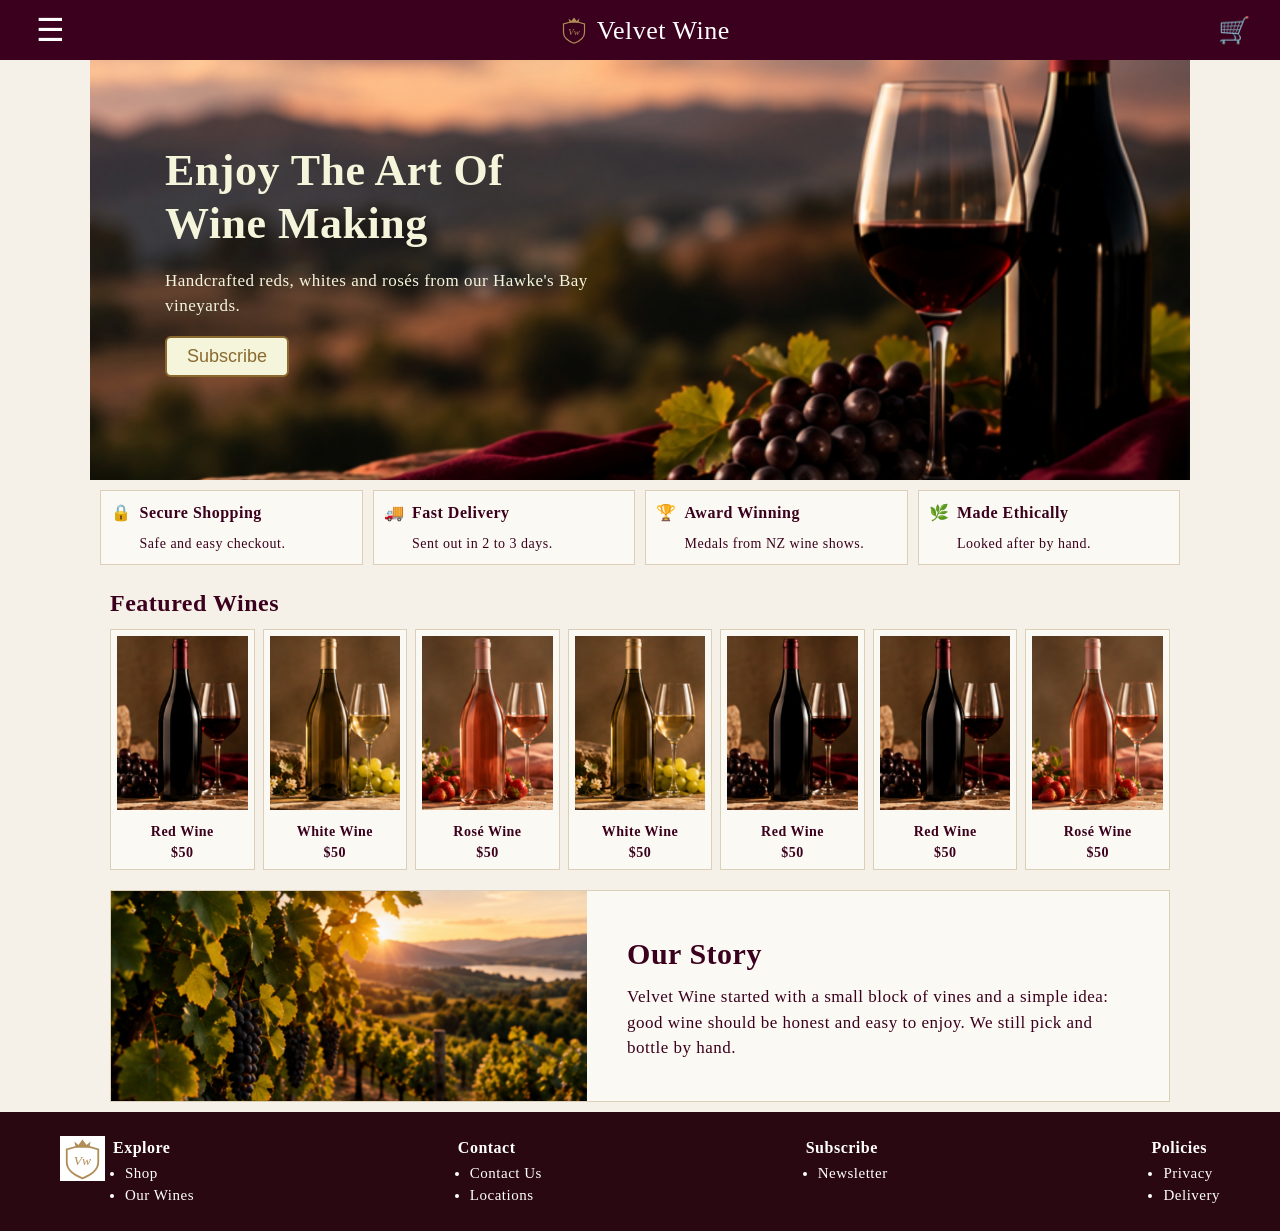
<file: index.html>
<!DOCTYPE html>
<html lang="en">
<head>
    <meta charset="UTF-8">
    <meta name="viewport" content="width=device-width, initial-scale=1.0">
    <title>Velvet Wine Home</title>
    <link rel="stylesheet" href="css/styles.css">
</head>
<body>
<header>
    <nav>
        <!-- Sandwich icon button  -->
        <button type="button" id="openBtn" class="menu-btn" title="Open menu">☰</button>
        <!-- Slideer menu -->
        <div class="menu" id="menu">
            <!-- Close button -->
            <button type="button" id="closeBtn" class="close-btn" title="Close menu">×</button>
            <div class="menu-items">
                <img src="images/logo.svg" alt="Velvet Wine logo" width="80" height="80">
                <ul>
                    <li><a href="index.html">Home</a></li>
                    <li><a href="shop.html">Shop</a></li>
                    <li><a href="ourWines.html">Our Wines</a></li>
                    <li><a href="aboutUs.html">About Us</a></li>
                    <li><a href="contact.html">Contact</a></li>
                    <li><a href="locations.html">Locations</a></li>
                </ul>
            </div>
        </div>
    </nav>
    <a href="index.html" class="brand"><img src="images/logo.svg" alt="" width="30" height="30">Velvet Wine</a>
    <!-- Cart icon -->
    <div class="cart">🛒</div>
</header>
<main>
    <!-- Hero Section -->
    <div class="hero">
        <div class="heroText">
            <h1>Enjoy The Art Of Wine Making</h1>
            <p>Handcrafted reds, whites and rosés from our Hawke's Bay vineyards.</p>
            <button type="button" class="subBtn">Subscribe</button>
        </div>
    </div>
    <!-- Four small info boxes for large screens  -->
    <div class="perks">
        <div class="perk"><div>🔒</div><div><h2>Secure Shopping</h2><p>Safe and easy checkout.</p></div></div>
        <div class="perk"><div>🚚</div><div><h2>Fast Delivery</h2><p>Sent out in 2 to 3 days.</p></div></div>
        <div class="perk"><div>🏆</div><div><h2>Award Winning</h2><p>Medals from NZ wine shows.</p></div></div>
        <div class="perk"><div>🌿</div><div><h2>Made Ethically</h2><p>Looked after by hand.</p></div></div>
    </div>
    <!-- Featured wines Section-->
    <div class="featured">
        <div class="featuredTop">
            <h2>Featured Wines</h2>
            <button type="button" id="seeBtn" class="seeBtn">See All</button>
        </div>
        <div class="wineRow" id="wineRow">
            <div class="wineCard">
                <img src="images/redWine.png" alt="Red Wine bottle" width="300" height="400">
                <h3>Red Wine</h3>
                <p>$50</p>
            </div>
            <div class="wineCard">
                <img src="images/whiteWine.png" alt="White Wine bottle" width="300" height="400">
                <h3>White Wine</h3>
                <p>$50</p>
            </div>
            <div class="wineCard">
                <img src="images/rose.png" alt="Rosé Wine bottle" width="300" height="400">
                <h3>Rosé Wine</h3>
                <p>$50</p>
            </div>
            <div class="wineCard extra">
                <img src="images/whiteWine.png" alt="White Wine bottle" width="300" height="400">
                <h3>White Wine</h3>
                <p>$50</p>
            </div>
            <div class="wineCard extra">
                <img src="images/redWine.png" alt="Red Wine bottle" width="300" height="400">
                <h3>Red Wine</h3>
                <p>$50</p>
            </div>
            <div class="wineCard extra">
                <img src="images/redWine.png" alt="Red Wine bottle" width="300" height="400">
                <h3>Red Wine</h3>
                <p>$50</p>
            </div>
            <div class="wineCard extra">
                <img src="images/rose.png" alt="Rosé Wine bottle" width="300" height="400">
                <h3>Rosé Wine</h3>
                <p>$50</p>
            </div>
        </div>
    </div>
    <!-- Our Story Section-->
    <div class="story">
        <img src="images/Story.png" alt="Our vineyard" width="600" height="400">
        <div>
            <h2>Our Story</h2>
            <p>Velvet Wine started with a small block of vines and a simple idea: good wine should be honest and easy to enjoy. We still pick and bottle by hand.</p>
        </div>
    </div>
</main>
<!-- Footer section-->
<footer>
    <div class="footBar">
        <img src="images/logo.svg" alt="Velvet Wine logo" class="footerImg" width="45" height="45">
        <div class="textSection">
            <div class="exploreSection">
                <h2>Explore</h2>
                <ul><li>Shop</li><li>Our Wines</li></ul>
            </div>
            <div class="contactSection">
                <h2>Contact</h2>
                <ul><li>Contact Us</li><li>Locations</li></ul>
            </div>
            <div class="subscribeSection">
                <h2>Subscribe</h2>
                <ul><li>Newsletter</li></ul>
            </div>
            <div class="Policies">
                <h2>Policies</h2>
                <ul><li>Privacy</li><li>Delivery</li></ul>
            </div>
        </div>
    </div>
</footer>
<script src="js/index.js"></script>
</body>
</html>
</file>
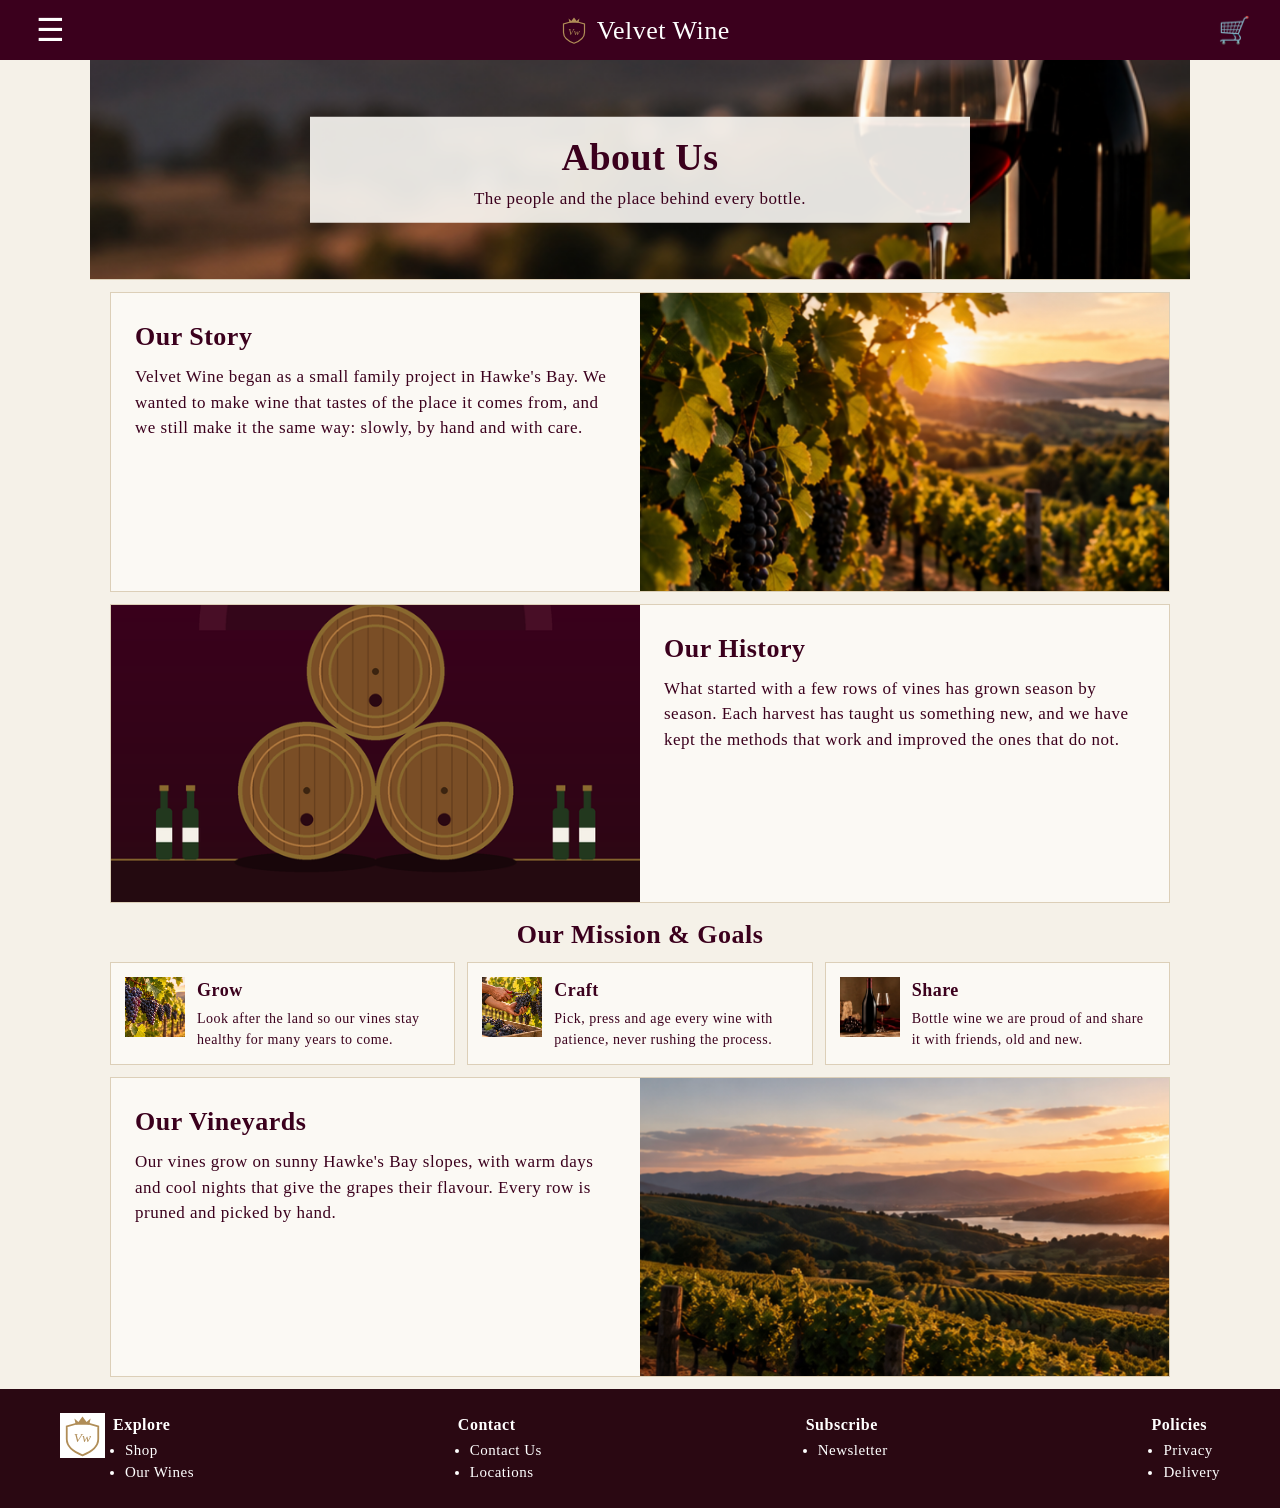
<file: aboutUs.html>
<!DOCTYPE html>
<html lang="en">
<head>
    <meta charset="UTF-8">
    <meta name="viewport" content="width=device-width, initial-scale=1.0">
    <title>Velvet Wine About Us</title>
    <link rel="stylesheet" href="css/styles.css">
</head>
<body>
<header>
    <nav>
        <button type="button" id="openBtn" class="menu-btn" title="Open menu">☰</button>
        <div class="menu" id="menu">
            <button type="button" id="closeBtn" class="close-btn" title="Close menu">×</button>
            <div class="menu-items">
                <img src="images/logo.svg" alt="Velvet Wine logo" width="80" height="80">
                <ul>
                    <li><a href="index.html">Home</a></li>
                    <li><a href="shop.html">Shop</a></li>
                    <li><a href="ourWines.html">Our Wines</a></li>
                    <li><a href="aboutUs.html">About Us</a></li>
                    <li><a href="contact.html">Contact</a></li>
                    <li><a href="locations.html">Locations</a></li>
                </ul>
            </div>
        </div>
    </nav>
    <a href="index.html" class="brand"><img src="images/logo.svg" alt="" width="30" height="30">Velvet Wine</a>
    <div class="cart">🛒</div>
</header>

<main>
    <!-- Banner (same as the Our Wines page) -->
    <div class="winesBanner">
        <img src="images/landingPage.png" alt="Vineyard hills at sunset" width="1000" height="300">
        <div class="bannerText">
            <h1>About Us</h1>
            <p>The people and the place behind every bottle.</p>
        </div>
    </div>

    <!-- Our Story: text left, image right -->
    <div class="aboutRow">
        <div class="aboutText">
            <h2>Our Story</h2>
            <p>Velvet Wine began as a small family project in Hawke's Bay. We wanted to make wine that tastes of the place it comes from, and we still make it the same way: slowly, by hand and with care.</p>
        </div>
        <img src="images/Story.png" alt="Dark grapes on the vine at sunset">
    </div>

    <!-- Our History: image left, text right -->
    <div class="aboutRow">
        <img src="images/wineBarrel.png" alt="Wine barrels in the winery">
        <div class="aboutText">
            <h2>Our History</h2>
            <p>What started with a few rows of vines has grown season by season. Each harvest has taught us something new, and we have kept the methods that work and improved the ones that do not.</p>
        </div>
    </div>

    <!-- Our Mission & Goals: three cards -->
    <div class="mission">
        <h2>Our Mission &amp; Goals</h2>
        <div class="missionRow">
            <div class="missionCard">
                <img src="images/growing.png" alt="A grape vine growing">
                <div>
                    <h3>Grow</h3>
                    <p>Look after the land so our vines stay healthy for many years to come.</p>
                </div>
            </div>
            <div class="missionCard">
                <img src="images/harvesting.png" alt="Hand picked grapes">
                <div>
                    <h3>Craft</h3>
                    <p>Pick, press and age every wine with patience, never rushing the process.</p>
                </div>
            </div>
            <div class="missionCard">
                <img src="images/redWine.png" alt="A bottle of red wine">
                <div>
                    <h3>Share</h3>
                    <p>Bottle wine we are proud of and share it with friends, old and new.</p>
                </div>
            </div>
        </div>
    </div>

    <!-- Our Vineyards: text left, image right -->
    <div class="aboutRow">
        <div class="aboutText">
            <h2>Our Vineyards</h2>
            <p>Our vines grow on sunny Hawke's Bay slopes, with warm days and cool nights that give the grapes their flavour. Every row is pruned and picked by hand.</p>
        </div>
        <img src="images/Vinyard.png" alt="Vineyard rows and hills at sunset">
    </div>
</main>

<footer>
    <div class="footBar">
        <img src="images/logo.svg" alt="Velvet Wine logo" class="footerImg" width="45" height="45">
        <div class="textSection">
            <div class="exploreSection">
                <h2>Explore</h2>
                <ul><li>Shop</li><li>Our Wines</li></ul>
            </div>
            <div class="contactSection">
                <h2>Contact</h2>
                <ul><li>Contact Us</li><li>Locations</li></ul>
            </div>
            <div class="subscribeSection">
                <h2>Subscribe</h2>
                <ul><li>Newsletter</li></ul>
            </div>
            <div class="Policies">
                <h2>Policies</h2>
                <ul><li>Privacy</li><li>Delivery</li></ul>
            </div>
        </div>
    </div>
</footer>
<script src="js/aboutUs.js"></script>
</body>
</html>
</file>
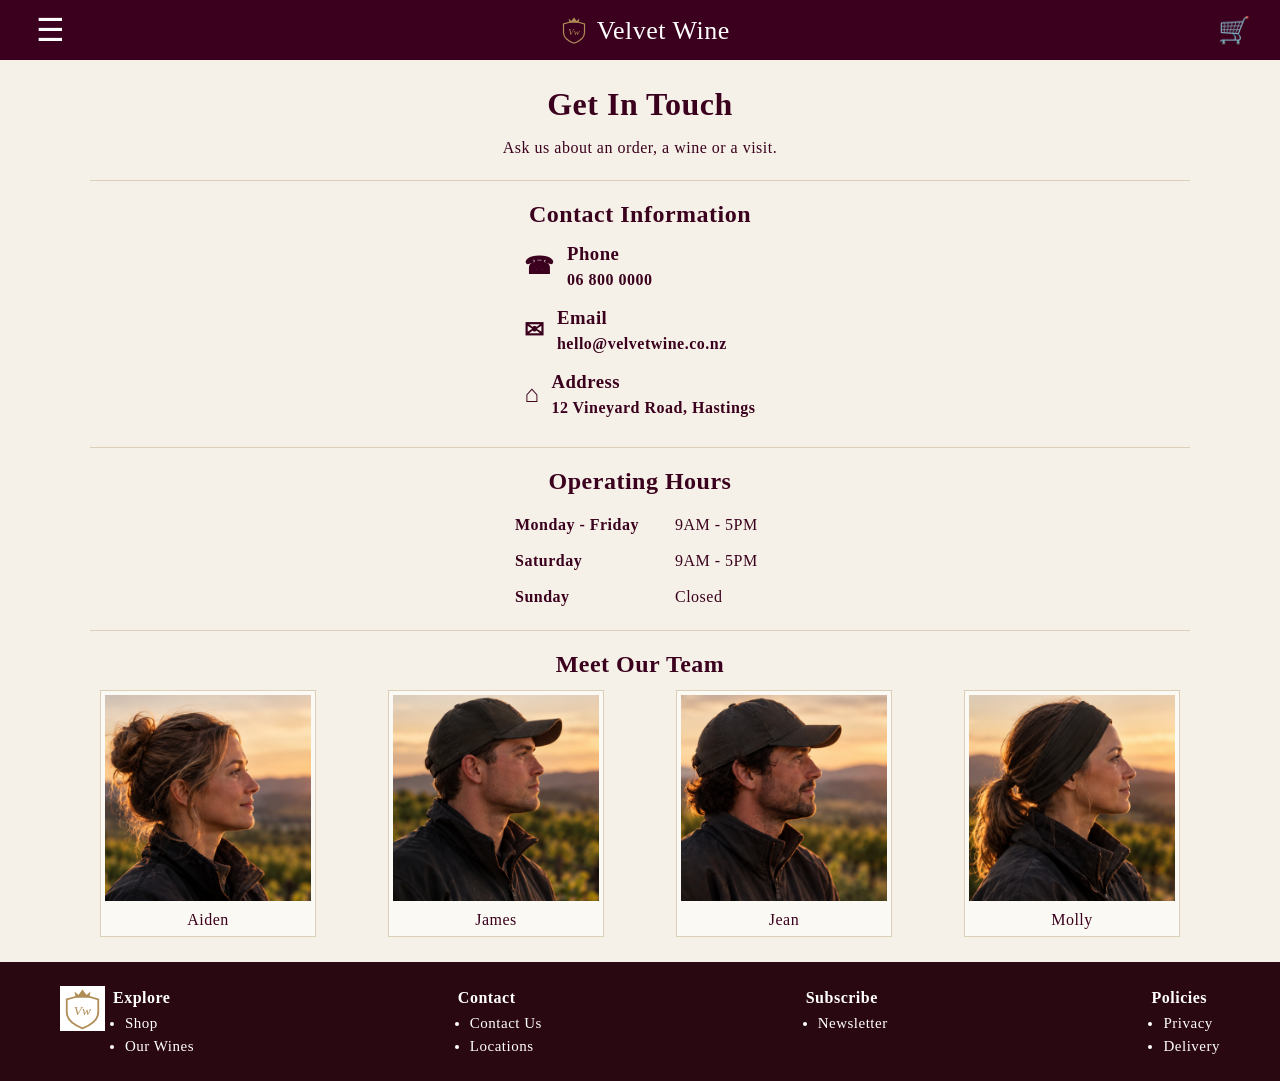
<file: contact.html>
<!DOCTYPE html>
<html lang="en">
<head>
    <meta charset="UTF-8">
    <meta name="viewport" content="width=device-width, initial-scale=1.0">
    <title>Velvet Wine Contact Us</title>
    <link rel="stylesheet" href="css/styles.css">
</head>
<body>
<header>
    <nav>
        <!-- Sandwich icon: Opens Menu -->
        <button type="button" id="openBtn" class="menu-btn" title="Open menu">☰</button>
        <!-- Slide-out menu -->
        <div class="menu" id="menu">
            <!-- Close button -->
            <button type="button" id="closeBtn" class="close-btn" title="Close menu">×</button>
            <div class="menu-items">
                <img src="images/logo.svg" alt="Velvet Wine logo" width="80" height="80">
                <ul>
                    <li><a href="index.html">Home</a></li>
                    <li><a href="shop.html">Shop</a></li>
                    <li><a href="ourWines.html">Our Wines</a></li>
                    <li><a href="aboutUs.html">About Us</a></li>
                    <li><a href="contact.html">Contact</a></li>
                    <li><a href="locations.html">Locations</a></li>
                </ul>
            </div>
        </div>
    </nav>
    <a href="index.html" class="brand"><img src="images/logo.svg" alt="" width="30" height="30">Velvet Wine</a>
    <!-- Cart icon -->
    <div class="cart">🛒</div>
</header>
<main>
    <!-- Title -->
    <div class="pageTitle">
        <h1>Get In Touch</h1>
        <p>Ask us about an order, a wine or a visit.</p>
    </div>
    <!-- Contact information section -->
    <div class="contactInfo">
        <h2>Contact Information</h2>
        <ul>
            <li><div class="icon">☎</div><div><h3>Phone</h3><p>06 800 0000</p></div></li>
            <li><div class="icon">✉</div><div><h3>Email</h3><p>hello@velvetwine.co.nz</p></div></li>
            <li><div class="icon">⌂</div><div><h3>Address</h3><p>12 Vineyard Road, Hastings</p></div></li>
        </ul>
    </div>
    <!-- Opening times section-->
    <div class="hours">
        <h2>Operating Hours</h2>
        <div><strong>Monday - Friday</strong><p>9AM - 5PM</p></div>
        <div><strong>Saturday</strong><p>9AM - 5PM</p></div>
        <div><strong>Sunday</strong><p>Closed</p></div>
    </div>
    <!-- Team section -->
    <div class="team">
        <h2>Meet Our Team</h2>
        <div class="teamRow">
            <div>
                <img src="images/Aiden.png" alt="Aiden, Velvet Wine team member" width="300" height="300">
                <p>Aiden</p>
            </div>
            <div>
                <img src="images/James.png" alt="James, Velvet Wine team member" width="300" height="300">
                <p>James</p>
            </div>
            <div>
                <img src="images/Jean.png" alt="Jean, Velvet Wine team member" width="300" height="300">
                <p>Jean</p>
            </div>
            <div>
                <img src="images/Molly.png" alt="Molly, Velvet Wine team member" width="300" height="300">
                <p>Molly</p>
            </div>
        </div>
    </div>
</main>
<!-- Footer on all pages -->
<footer>
    <div class="footBar">
        <img src="images/logo.svg" alt="Velvet Wine logo" class="footerImg" width="45" height="45">
        <div class="textSection">
            <div class="exploreSection">
                <h2>Explore</h2>
                <ul><li>Shop</li><li>Our Wines</li></ul>
            </div>
            <div class="contactSection">
                <h2>Contact</h2>
                <ul><li>Contact Us</li><li>Locations</li></ul>
            </div>
            <div class="subscribeSection">
                <h2>Subscribe</h2>
                <ul><li>Newsletter</li></ul>
            </div>
            <div class="Policies">
                <h2>Policies</h2>
                <ul><li>Privacy</li><li>Delivery</li></ul>
            </div>
        </div>
    </div>
</footer>
<script src="js/contact.js"></script>
</body>
</html>
</file>
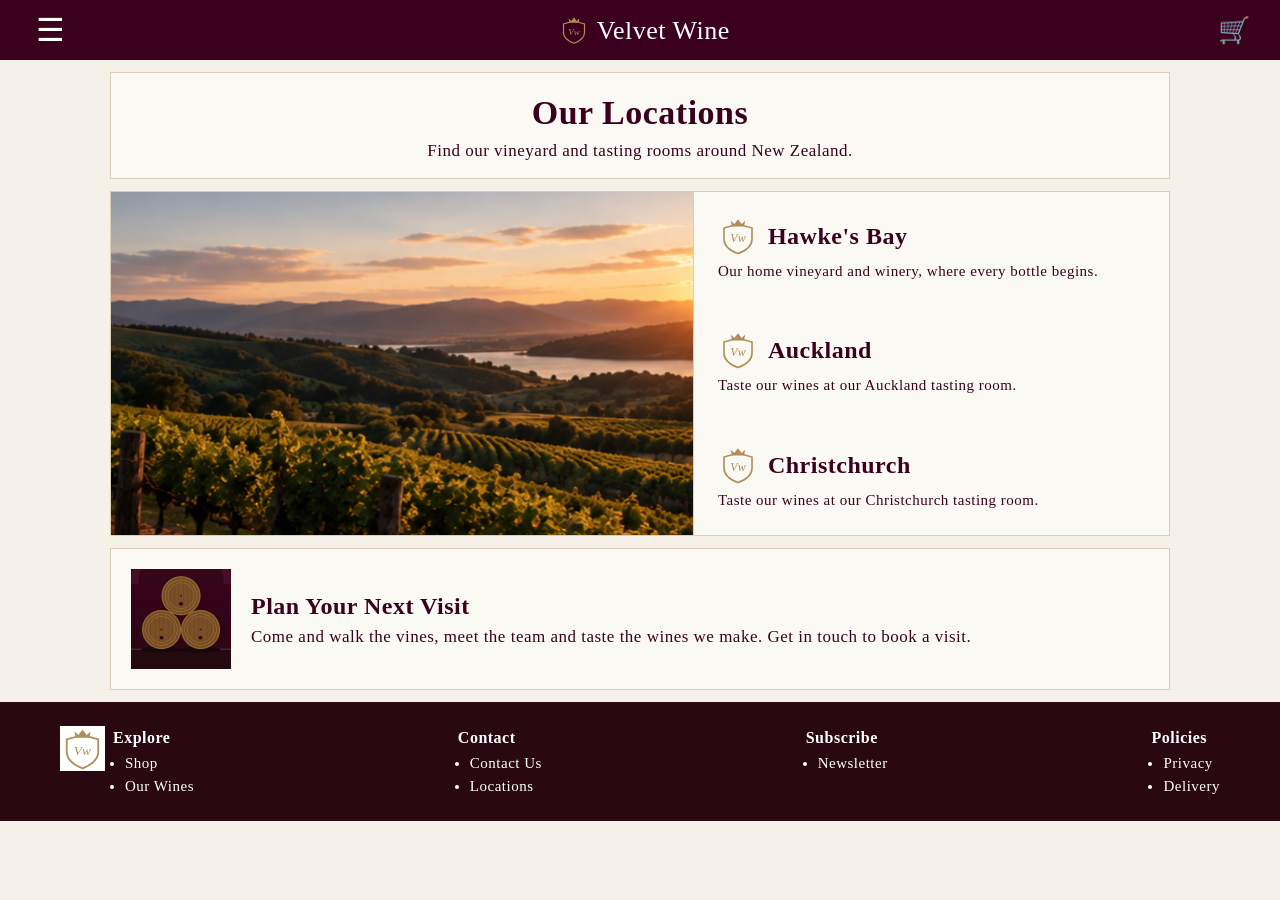
<file: locations.html>
<!DOCTYPE html>
<html lang="en">
<head>
    <meta charset="UTF-8">
    <meta name="viewport" content="width=device-width, initial-scale=1.0">
    <title>Velvet Wine Locations</title>
    <link rel="stylesheet" href="css/styles.css">
</head>
<body>
<header>
    <nav>
        <button type="button" id="openBtn" class="menu-btn" title="Open menu">☰</button>
        <div class="menu" id="menu">
            <button type="button" id="closeBtn" class="close-btn" title="Close menu">×</button>
            <div class="menu-items">
                <img src="images/logo.svg" alt="Velvet Wine logo" width="80" height="80">
                <ul>
                    <li><a href="index.html">Home</a></li>
                    <li><a href="shop.html">Shop</a></li>
                    <li><a href="ourWines.html">Our Wines</a></li>
                    <li><a href="aboutUs.html">About Us</a></li>
                    <li><a href="contact.html">Contact</a></li>
                    <li><a href="locations.html">Locations</a></li>
                </ul>
            </div>
        </div>
    </nav>
    <a href="index.html" class="brand"><img src="images/logo.svg" alt="" width="30" height="30">Velvet Wine</a>
    <div class="cart">🛒</div>
</header>

<main>
    <!-- Title box -->
    <div class="locationsTitle">
        <h1>Our Locations</h1>
        <p>Find our vineyard and tasting rooms around New Zealand.</p>
    </div>

    <!-- Big image on the left, three locations on the right -->
    <div class="locationsRow">
        <img src="images/Vinyard.png" alt="Velvet Wine vineyard in Hawke's Bay">
        <div class="locationList">
            <div class="location">
                <div class="locationHead">
                    <img src="images/logo.svg" alt="Velvet Wine logo" width="30" height="30">
                    <h3>Hawke's Bay</h3>
                </div>
                <p>Our home vineyard and winery, where every bottle begins.</p>
            </div>
            <div class="location">
                <div class="locationHead">
                    <img src="images/logo.svg" alt="Velvet Wine logo" width="30" height="30">
                    <h3>Auckland</h3>
                </div>
                <p>Taste our wines at our Auckland tasting room.</p>
            </div>
            <div class="location">
                <div class="locationHead">
                    <img src="images/logo.svg" alt="Velvet Wine logo" width="30" height="30">
                    <h3>Christchurch</h3>
                </div>
                <p>Taste our wines at our Christchurch tasting room.</p>
            </div>
        </div>
    </div>

    <!-- Plan your next visit: small image left, text right -->
    <div class="visitRow">
        <img src="images/wineBarrel.png" alt="Wine barrels in the winery">
        <div>
            <h2>Plan Your Next Visit</h2>
            <p>Come and walk the vines, meet the team and taste the wines we make. Get in touch to book a visit.</p>
        </div>
    </div>
</main>

<footer>
    <div class="footBar">
        <img src="images/logo.svg" alt="Velvet Wine logo" class="footerImg" width="45" height="45">
        <div class="textSection">
            <div class="exploreSection">
                <h2>Explore</h2>
                <ul><li>Shop</li><li>Our Wines</li></ul>
            </div>
            <div class="contactSection">
                <h2>Contact</h2>
                <ul><li>Contact Us</li><li>Locations</li></ul>
            </div>
            <div class="subscribeSection">
                <h2>Subscribe</h2>
                <ul><li>Newsletter</li></ul>
            </div>
            <div class="Policies">
                <h2>Policies</h2>
                <ul><li>Privacy</li><li>Delivery</li></ul>
            </div>
        </div>
    </div>
</footer>
<script src="js/locations.js"></script>
</body>
</html>
</file>
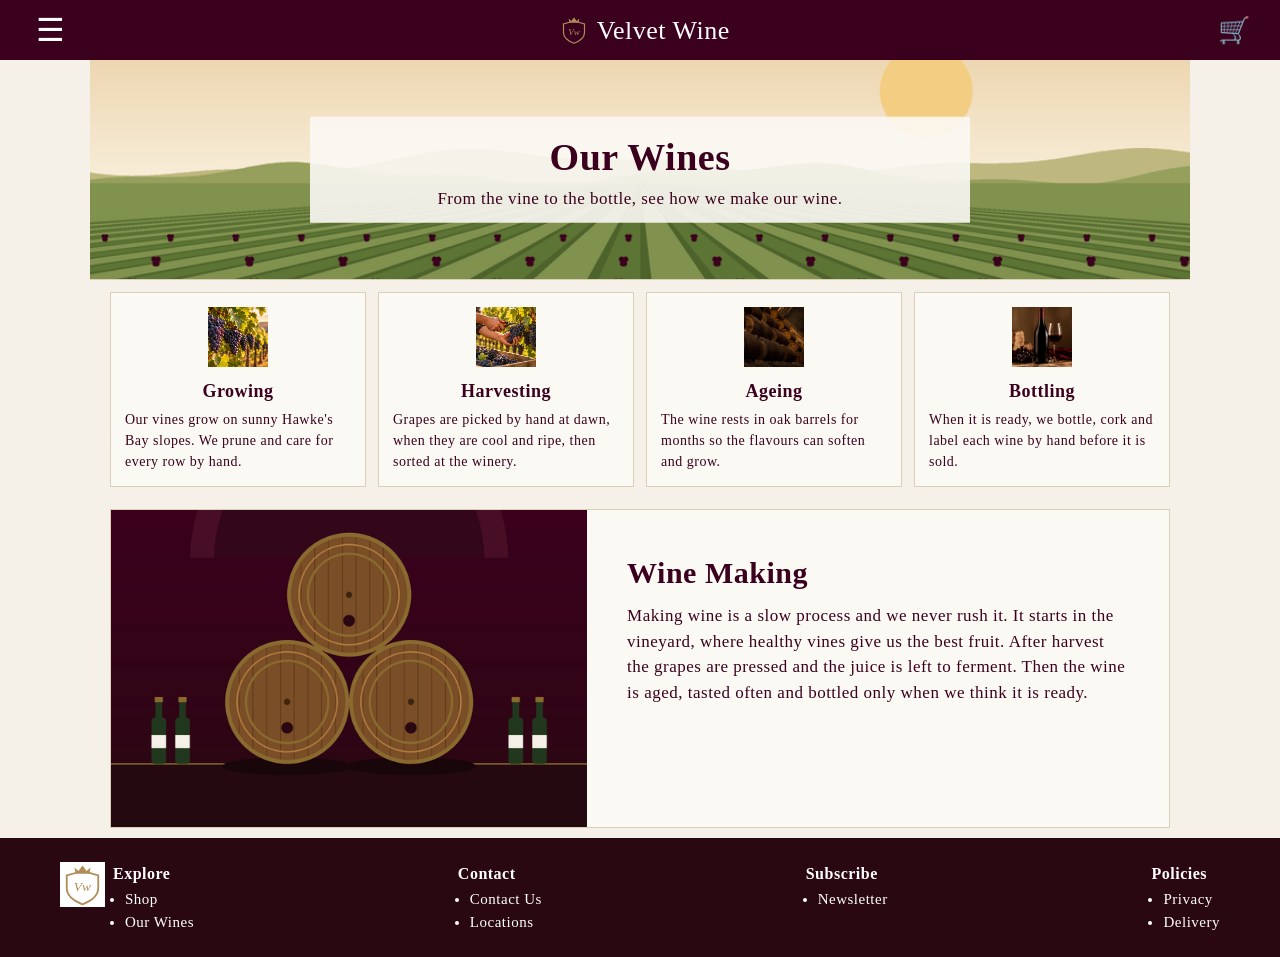
<file: ourWines.html>
<!DOCTYPE html>
<html lang="en">
<head>
    <meta charset="UTF-8">
    <meta name="viewport" content="width=device-width, initial-scale=1.0">
    <title>Velvet Wine Our Wines</title>
    <link rel="stylesheet" href="css/styles.css">
</head>
<body>
<header>
    <nav>
        <!-- Sandwich icon button -->
        <button type="button" id="openBtn" class="menu-btn" title="Open menu">☰</button>
        <!-- Slider menu -->
        <div class="menu" id="menu">
            <!-- Close button -->
            <button type="button" id="closeBtn" class="close-btn" title="Close menu">×</button>
            <div class="menu-items">
                <img src="images/logo.svg" alt="Velvet Wine logo" width="80" height="80">
                <ul>
                    <li><a href="index.html">Home</a></li>
                    <li><a href="shop.html">Shop</a></li>
                    <li><a href="ourWines.html">Our Wines</a></li>
                    <li><a href="aboutUs.html">About Us</a></li>
                    <li><a href="contact.html">Contact</a></li>
                    <li><a href="locations.html">Locations</a></li>
                </ul>
            </div>
        </div>
    </nav>
    <a href="index.html" class="brand"><img src="images/logo.svg" alt="" width="30" height="30">Velvet Wine</a>
    <!-- Cart icon -->
    <div class="cart">🛒</div>
</header>
<main>
    <!-- Banner with the page title on top of an image -->
    <div class="winesBanner">
        <img src="images/ourWinesBanner.png" alt="Rows of vines at the Velvet Wine vineyard" width="1000" height="300">
        <div class="bannerText">
            <h1>Our Wines</h1>
            <p>From the vine to the bottle, see how we make our wine.</p>
        </div>
    </div>
    <!-- Four steps of wine making -->
    <div class="stepsRow">
        <div class="stepCard">
            <img src="images/growing.png" alt="A grape vine growing" width="60" height="60">
            <h3>Growing</h3>
            <p>Our vines grow on sunny Hawke's Bay slopes. We prune and care for every row by hand.</p>
        </div>
        <div class="stepCard">
            <img src="images/harvesting.png" alt="Hand picked grapes" width="60" height="60">
            <h3>Harvesting</h3>
            <p>Grapes are picked by hand at dawn, when they are cool and ripe, then sorted at the winery.</p>
        </div>
        <div class="stepCard">
            <img src="images/aging.png" alt="A wine barrel" width="60" height="60">
            <h3>Ageing</h3>
            <p>The wine rests in oak barrels for months so the flavours can soften and grow.</p>
        </div>
        <div class="stepCard">
            <img src="images/redWine.png" alt="A bottle of wine" width="60" height="60">
            <h3>Bottling</h3>
            <p>When it is ready, we bottle, cork and label each wine by hand before it is sold.</p>
        </div>
    </div>
    <!-- Wine making section -->
    <div class="story">
        <img src="images/wineBarrel.png" alt="Wine barrels ageing in the winery">
        <div>
            <h2>Wine Making</h2>
            <p>Making wine is a slow process and we never rush it. It starts in the vineyard, where healthy vines give us the best fruit. After harvest the grapes are pressed and the juice is left to ferment. Then the wine is aged, tasted often and bottled only when we think it is ready.</p>
        </div>
    </div>
</main>
<!-- Footer section-->
<footer>
    <div class="footBar">
        <img src="images/logo.svg" alt="Velvet Wine logo" class="footerImg" width="45" height="45">
        <div class="textSection">
            <div class="exploreSection">
                <h2>Explore</h2>
                <ul><li>Shop</li><li>Our Wines</li></ul>
            </div>
            <div class="contactSection">
                <h2>Contact</h2>
                <ul><li>Contact Us</li><li>Locations</li></ul>
            </div>
            <div class="subscribeSection">
                <h2>Subscribe</h2>
                <ul><li>Newsletter</li></ul>
            </div>
            <div class="Policies">
                <h2>Policies</h2>
                <ul><li>Privacy</li><li>Delivery</li></ul>
            </div>
        </div>
    </div>
</footer>
<script src="js/ourWines.js"></script>
</body>
</html>
</file>
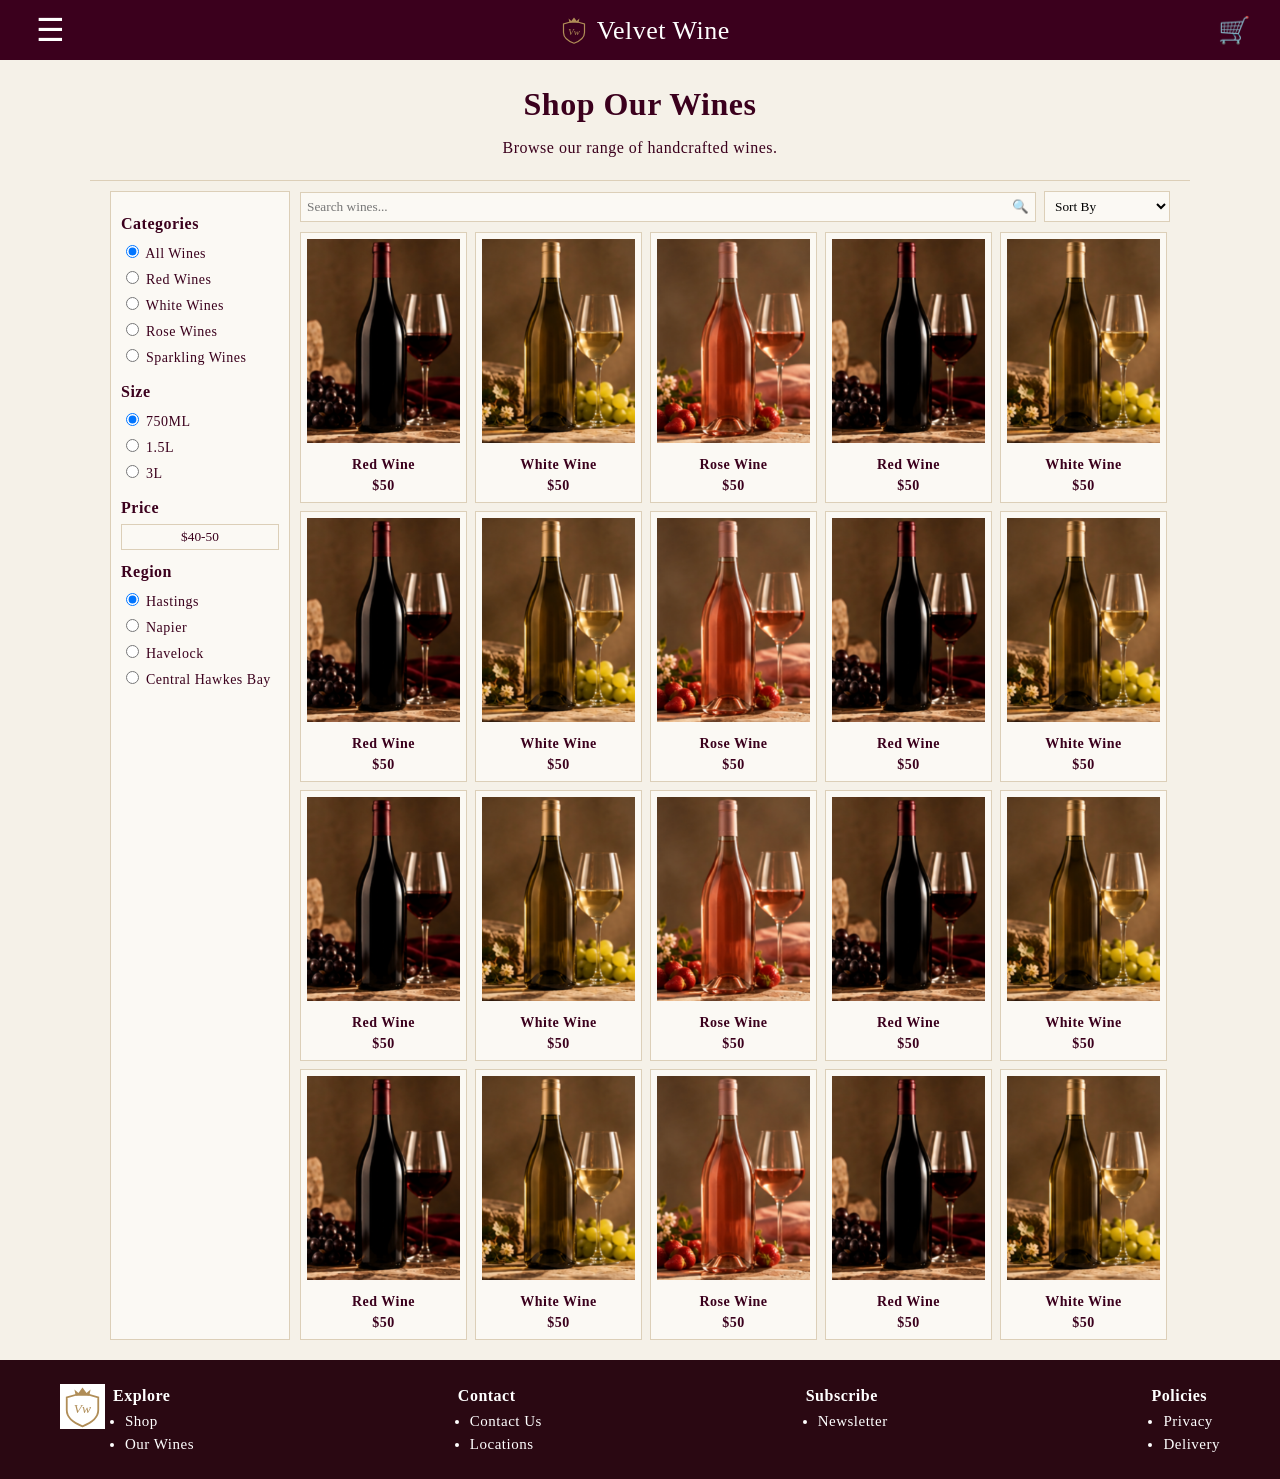
<file: shop.html>
<!DOCTYPE html>
<html lang="en">
<head>
    <meta charset="UTF-8">
    <meta name="viewport" content="width=device-width, initial-scale=1.0">
    <title>Velvet Wine Shop</title>
    <link rel="stylesheet" href="css/styles.css">
</head>
<body>
<header>
    <nav>
        <!-- Sandwich icon button -->
        <button type="button" id="openBtn" class="menu-btn" title="Open menu">☰</button>
        <!-- Slider menu -->
        <div class="menu" id="menu">
            <!-- Close button -->
            <button type="button" id="closeBtn" class="close-btn" title="Close menu">×</button>
            <div class="menu-items">
                <img src="images/logo.svg" alt="Velvet Wine logo" width="80" height="80">
                <ul>
                    <li><a href="index.html">Home</a></li>
                    <li><a href="shop.html">Shop</a></li>
                    <li><a href="ourWines.html">Our Wines</a></li>
                    <li><a href="aboutUs.html">About Us</a></li>
                    <li><a href="contact.html">Contact</a></li>
                    <li><a href="locations.html">Locations</a></li>
                </ul>
            </div>
        </div>
    </nav>
    <a href="index.html" class="brand"><img src="images/logo.svg" alt="" width="30" height="30">Velvet Wine</a>
    <!-- Cart icon -->
    <div class="cart">🛒</div>
</header>
<main>
    <!-- Page title -->
    <div class="pageTitle">
        <h1>Shop Our Wines</h1>
        <p>Browse our range of handcrafted wines.</p>
    </div>
    <div class="shopLayout">
        <!-- Filter button, search box and sort box -->
        <div class="shopTools">
            <button type="button" id="filterBtn" class="filterBtn">⊜ Filter</button>
                <div class="searchBar">
                    <input type="text" id="searchInput" class="searchBox" placeholder="Search wines..." title="Search wines">
                    <button type="button" id="searchBtn" class="searchBtn" title="Search">🔍</button>
                </div>
            <select class="sortBox" id="sortBox" title="Sort by">
                <option value="default">Sort By</option>
                <option value="low">Price low to high</option>
                <option value="high">Price high to low</option>
            </select>
        </div>
        <!-- Filter panel: hidden on phones until Filter is pressed -->
        <div class="filterPanel" id="filterPanel">
            <h2>Categories</h2>
            <ul>
                <li><input type="radio" name="category" title="All Wines" checked> All Wines</li>
                <li><input type="radio" name="category" title="Red Wines"> Red Wines</li>
                <li><input type="radio" name="category" title="White Wines"> White Wines</li>
                <li><input type="radio" name="category" title="Rose Wines"> Rose Wines</li>
                <li><input type="radio" name="category" title="Sparkling Wines"> Sparkling Wines</li>
            </ul>
            <h2>Size</h2>
            <ul>
                <li><input type="radio" name="size" title="750ML" checked> 750ML</li>
                <li><input type="radio" name="size" title="1.5L"> 1.5L</li>
                <li><input type="radio" name="size" title="3L"> 3L</li>
            </ul>
            <h2>Price</h2>
            <input type="text" class="priceBox" placeholder="$40-50" title="Price range">
            <h2>Region</h2>
            <ul>
                <li><input type="radio" name="region" title="Hastings" checked> Hastings</li>
                <li><input type="radio" name="region" title="Napier"> Napier</li>
                <li><input type="radio" name="region" title="Havelock"> Havelock</li>
                <li><input type="radio" name="region" title="Central Hawkes Bay"> Central Hawkes Bay</li>
            </ul>
        </div>
        <!-- All 20 wine cards Displayed-->
        <div class="shopGrid">

            <div class="shopCard" data-category="Red" data-size="750ML" data-region="Hastings">
                <img src="images/redWine.png" alt="Red Wine bottle" width="300" height="400">
                <h3>Red Wine</h3>
                <p>$50</p>
            </div>

            <div class="shopCard" data-category="White" data-size="750ML" data-region="Hastings">
                <img src="images/whiteWine.png" alt="White Wine bottle" width="300" height="400">
                <h3>White Wine</h3>
                <p>$50</p>
            </div>

            <div class="shopCard" data-category="Rose" data-size="750ML" data-region="Hastings">
                <img src="images/rose.png" alt="Rose Wine bottle" width="300" height="400">
                <h3>Rose Wine</h3>
                <p>$50</p>
            </div>

            <div class="shopCard" data-category="Red" data-size="1.5L" data-region="Napier">
                <img src="images/redWine.png" alt="Red Wine bottle" width="300" height="400">
                <h3>Red Wine</h3>
                <p>$50</p>
            </div>

            <div class="shopCard" data-category="White" data-size="1.5L" data-region="Napier">
                <img src="images/whiteWine.png" alt="White Wine bottle" width="300" height="400">
                <h3>White Wine</h3>
                <p>$50</p>
            </div>

            <div class="shopCard" data-category="Red" data-size="750ML" data-region="Havelock">
                <img src="images/redWine.png" alt="Red Wine bottle" width="300" height="400">
                <h3>Red Wine</h3>
                <p>$50</p>
            </div>

            <div class="shopCard" data-category="White" data-size="750ML" data-region="Havelock">
                <img src="images/whiteWine.png" alt="White Wine bottle" width="300" height="400">
                <h3>White Wine</h3>
                <p>$50</p>
            </div>

            <div class="shopCard" data-category="Rose" data-size="3L" data-region="Central Hawkes Bay">
                <img src="images/rose.png" alt="Rose Wine bottle" width="300" height="400">
                <h3>Rose Wine</h3>
                <p>$50</p>
            </div>

            <div class="shopCard" data-category="Red" data-size="750ML" data-region="Hastings">
                <img src="images/redWine.png" alt="Red Wine bottle" width="300" height="400">
                <h3>Red Wine</h3>
                <p>$50</p>
            </div>

            <div class="shopCard extra" data-category="White" data-size="750ML" data-region="Hastings">
                <img src="images/whiteWine.png" alt="White Wine bottle" width="300" height="400">
                <h3>White Wine</h3>
                <p>$50</p>
            </div>

            <div class="shopCard extra" data-category="Red" data-size="1.5L" data-region="Napier">
                <img src="images/redWine.png" alt="Red Wine bottle" width="300" height="400">
                <h3>Red Wine</h3>
                <p>$50</p>
            </div>

            <div class="shopCard extra" data-category="White" data-size="1.5L" data-region="Napier">
                <img src="images/whiteWine.png" alt="White Wine bottle" width="300" height="400">
                <h3>White Wine</h3>
                <p>$50</p>
            </div>

            <div class="shopCard extra" data-category="Rose" data-size="750ML" data-region="Havelock">
                <img src="images/rose.png" alt="Rose Wine bottle" width="300" height="400">
                <h3>Rose Wine</h3>
                <p>$50</p>
            </div>

            <div class="shopCard extra" data-category="Red" data-size="3L" data-region="Central Hawkes Bay">
                <img src="images/redWine.png" alt="Red Wine bottle" width="300" height="400">
                <h3>Red Wine</h3>
                <p>$50</p>
            </div>

            <div class="shopCard extra" data-category="White" data-size="750ML" data-region="Hastings">
                <img src="images/whiteWine.png" alt="White Wine bottle" width="300" height="400">
                <h3>White Wine</h3>
                <p>$50</p>
            </div>

            <div class="shopCard extra" data-category="Red" data-size="750ML" data-region="Havelock">
                <img src="images/redWine.png" alt="Red Wine bottle" width="300" height="400">
                <h3>Red Wine</h3>
                <p>$50</p>
            </div>

            <div class="shopCard extra" data-category="White" data-size="3L" data-region="Central Hawkes Bay">
                <img src="images/whiteWine.png" alt="White Wine bottle" width="300" height="400">
                <h3>White Wine</h3>
                <p>$50</p>
            </div>

            <div class="shopCard extra" data-category="Rose" data-size="1.5L" data-region="Napier">
                <img src="images/rose.png" alt="Rose Wine bottle" width="300" height="400">
                <h3>Rose Wine</h3>
                <p>$50</p>
            </div>

            <div class="shopCard extra" data-category="Red" data-size="750ML" data-region="Hastings">
                <img src="images/redWine.png" alt="Red Wine bottle" width="300" height="400">
                <h3>Red Wine</h3>
                <p>$50</p>
            </div>

            <div class="shopCard extra" data-category="White" data-size="750ML" data-region="Hastings">
                <img src="images/whiteWine.png" alt="White Wine bottle" width="300" height="400">
                <h3>White Wine</h3>
                <p>$50</p>
            </div>

        </div>
    </div>

    <!-- Wine information pop-up -->
    <div class="winePopup" id="winePopup">
        <div class="popupContent">

            <button type="button" id="closePopup" class="closePopup">X</button>

            <h2 id="popupName">Wine Name</h2>
            <p id="popupPrice">$50</p>
            <p id="popupDescription">A handcrafted wine.</p>

            <label for="wineQuantity">Quantity:</label>
            <input type="number" id="wineQuantity" value="1" min="1">

            <button type="button" id="addToCart" class="addToCart">
                Add to Cart
            </button>

            <p id="cartMessage"></p>

        </div>
    </div>

</main>

<!-- Footer section-->
<footer>
    <div class="footBar">
        <img src="images/logo.svg" alt="Velvet Wine logo" class="footerImg" width="45" height="45">
        <div class="textSection">
            <div class="exploreSection">
                <h2>Explore</h2>
                <ul><li>Shop</li><li>Our Wines</li></ul>
            </div>
            <div class="contactSection">
                <h2>Contact</h2>
                <ul><li>Contact Us</li><li>Locations</li></ul>
            </div>
            <div class="subscribeSection">
                <h2>Subscribe</h2>
                <ul><li>Newsletter</li></ul>
            </div>
            <div class="Policies">
                <h2>Policies</h2>
                <ul><li>Privacy</li><li>Delivery</li></ul>
            </div>
        </div>
    </div>
</footer>

<script src="js/shop.js"></script>
</body>
</html>
</file>
<file: css/styles.css>
/*SETUP CSS CODE*/
* {
    box-sizing: border-box;
}

body {
    margin: 0;
    line-height: 1.5;
    letter-spacing: 0.5px;
    background-color: #f5f1e8;
    color: #3b001d;
}

h1, h2, h3 {
    margin: 0 0 8px 0;
}

img {
    max-width: 100%;
    height: auto;
}

ul {
    list-style-type: none;
    margin: 0;
    padding: 0;
}

/* Header */
header {
    background-color: #3b001d;
    display: flex;
    justify-content: space-between;
    align-items: center;
    padding: 6px 10px;
}

.brand {
    display: flex;
    align-items: center;
    gap: 8px;
    color: white;
    text-decoration: none;
    font-size: 20px;
}

.cart {
    color: white;
    font-size: 26px;
}


/* Menu */
.menu-btn {
    background: none;
    border: none;
    color: white;
    font-size: 32px;
    cursor: pointer;
}

.menu {
    position: fixed;
    top: 0;
    left: -300px;
    width: 60%;
    max-width: 300px;
    height: 100%;
    background-color: #f5f1e8;
    transition: left 0.4s;
    z-index: 50;
}

.open {
    left: 0;
}

.close-btn {
    position: absolute;
    top: 10px;
    left: 15px;
    background: none;
    border: none;
    color: #3b001d;
    font-size: 36px;
    cursor: pointer;
}

.menu-items {
    padding: 60px 20px 20px 20px;
    text-align: center;
}


.menu-items a {
    display: block;
    padding: 12px 0;
    text-align: left;
    text-transform: uppercase;
    font-size: 14px;
    color: #3b001d;
    text-decoration: none;
}

.menu-items a:hover {
    color: #8a6a2f;
}


/* Home page */
.hero {
    background-image: url("../images/landingPage.png");
    background-size: cover;
    background-position: center;
    padding: 16px 12px;
}

.heroText {
    padding: 15px;
    max-width: 320px;
    text-align: center;
    color: beige;
}

.heroText h1 {
    color: beige;
    font-size: 22px;
    line-height: 1.2;
}

.heroText p {
    font-size: 14px;
    color: beige;
}

.subBtn {
    background-color: beige;
    color: #8a6a2f;
    border: 2px solid #8a6a2f;
    border-radius: 6px;
    padding: 8px 20px;
    font-size: 18px;
}

.perks {
    display: none;
}

.perk {
    flex: 1;
    display: flex;
    gap: 8px;
    background-color: #fbf9f4;
    border: 1px solid #dccfb8;
    padding: 10px;
}

.perk h2 {
    font-size: 16px;
}

.perk p {
    margin: 0;
    font-size: 13px;
}

.featured {
    padding: 10px;
}

.featuredTop {
    display: flex;
    justify-content: space-between;
    align-items: baseline;
}

.featuredTop a {
    color: #8a6a2f;
    font-weight: bold;
}

.wineRow {
    display: flex;
    flex-wrap: wrap;
    gap: 8px;
}

.wineCard {
    flex: 0 0 calc(33.333% - 6px);
    background-color: #fbf9f4;
    border: 1px solid #dccfb8;
    padding: 6px;
    text-align: center;
}

.wineCard h3 {
    font-size: 13px;
    margin: 4px 0 0 0;
}

.wineCard p {
    margin: 0;
    font-size: 13px;
    font-weight: bold;
}

.wineCard img {
    width: 100%;
    aspect-ratio: 3 / 4;
    object-fit: cover;
}

/* Only hide extra featured wines on the home page */
.wineCard.extra {
    display: none;
}

.showAll .wineCard.extra {
    display: block;
}

.seeBtn {
    background: none;
    border: none;
    padding: 0;
    color: #8a6a2f;
    font-family: inherit;
    font-size: 16px;
    font-weight: bold;
    letter-spacing: 0.5px;
    cursor: pointer;
}

.seeBtn:hover {
    text-decoration: underline;
}

.story {
    display: flex;
    background-color: #fbf9f4;
    border: 1px solid #dccfb8;
    margin: 10px;
}

.story img {
    width: 40%;
    height: auto;
    object-fit: cover;
}

.story div {
    padding: 12px;
    color: #3b001d;
}

.story h1,
.story h2,
.story h3,
.story p {
    color: #3b001d;
}

.story p {
    margin: 0;
    font-size: 14px;
}


/* Contact page */
.pageTitle {
    text-align: center;
    padding: 20px 10px;
    border-bottom: 1px solid #dccfb8;
}

.pageTitle p {
    margin: 0;
}

.contactInfo {
    text-align: center;
    padding: 15px 10px;
    border-bottom: 1px solid #dccfb8;
    font-weight: bold;
}

.contactInfo ul {
    display: inline-block;
    text-align: left;
}

.contactInfo li {
    display: flex;
    align-items: center;
    gap: 12px;
    margin-bottom: 12px;
}

.contactInfo .icon {
    font-size: 24px;
}

.contactInfo h3 {
    margin: 0;
}

.contactInfo p {
    margin: 0;
}

.hours {
    text-align: center;
    padding: 15px 10px;
    border-bottom: 1px solid #dccfb8;
}

.hours div {
    display: flex;
    justify-content: center;
    gap: 20px;
    padding: 6px 0;
}

.hours strong {
    width: 140px;
    text-align: left;
}

.hours p {
    width: 90px;
    margin: 0;
    text-align: left;
}

.team {
    text-align: center;
    padding: 15px 10px;
}

.teamRow {
    display: flex;
    gap: 8px;
}

.teamRow div {
    flex: 1;
    background-color: #fbf9f4;
    border: 1px solid #dccfb8;
    padding: 4px;
}

.teamRow img {
    width: 100%;
    aspect-ratio: 1 / 1;
    object-fit: cover;
}

.teamRow p {
    margin: 0;
    font-size: 12px;
}


/* Footer section*/
footer {
    background-color: #2a0812;
    color: white;
    padding: 12px 10px;
    margin-top: 10px;
}

.footBar {
    display: flex;
    align-items: flex-start;
    gap: 8px;
}

.footerImg {
    background-color: white;
}

.textSection {
    display: flex;
    flex-wrap: wrap;
    justify-content: space-between;
    flex: 1;
    min-width: 0;
    gap: 6px;
    font-size: 12px;
}

.textSection div {
    min-width: 0;
}

footer h2 {
    font-size: 13px;
    margin-bottom: 2px;
}

footer ul {
    list-style-type: disc;
    padding-left: 12px;
}

footer li {
    overflow-wrap: anywhere;
}

footer a {
    color: white;
    text-decoration: none;
}

footer a:hover {
    color: #d9b86c;
}


/* Shop page */

.shopLayout {
    position: relative;
}

.shopTools {
    display: flex;
    align-items: center;
    gap: 8px;
    padding: 10px;
}

.filterBtn {
    background: none;
    border: none;
    color: #3b001d;
    font-family: inherit;
    font-size: 16px;
    font-weight: bold;
    cursor: pointer;
}

.searchBar {
    flex: 1;
    display: flex;
    border: 1px solid #dccfb8;
    background-color: #fbf9f4;
}

.searchBox {
    flex: 1;
    min-width: 0;
    border: none;
    background: none;
    padding: 6px;
    font-family: inherit;
}

.searchBtn {
    border: none;
    background: none;
    cursor: pointer;
}

.sortBox {
    display: none;
}

.filterPanel {
    display: none;
    position: absolute;
    top: 50px;
    left: 10px;
    width: 180px;
    background-color: #fbf9f4;
    border: 1px solid #dccfb8;
    padding: 10px;
    z-index: 10;
}

.showFilter {
    display: block;
}

.filterPanel h2 {
    font-size: 16px;
    margin: 10px 0 4px 0;
}

.filterPanel li {
    font-size: 14px;
    padding: 2px 0;
}

.priceBox {
    width: 100%;
    padding: 4px;
    text-align: center;
    border: 1px solid #dccfb8;
    background-color: #fbf9f4;
    font-family: inherit;
}

.priceBox::placeholder {
    color: #3b001d;
}

.shopGrid {
    display: flex;
    flex-wrap: wrap;
    gap: 8px;
    padding: 10px;
}

.shopCard {
    flex: 0 0 calc(33.333% - 6px);
    box-sizing: border-box;
    background-color: #fbf9f4;
    border: 1px solid #dccfb8;
    padding: 6px;
    text-align: center;
}

.shopCard img {
    width: 100%;
    aspect-ratio: 3 / 4;
    object-fit: cover;
}

.shopCard h3 {
    font-size: 13px;
    margin: 4px 0 0 0;
}

.shopCard p {
    margin: 0;
    font-size: 13px;
    font-weight: bold;
}

/* Our Wines page */
.winesBanner {
    position: relative;
    height: 150px;
    overflow: hidden;
    border-bottom: 1px solid #dccfb8;
}

.winesBanner img {
    width: 100%;
    height: 100%;
    object-fit: cover;
}

.bannerText {
    position: absolute;
    top: 50%;
    left: 50%;
    transform: translate(-50%, -50%);
    width: 80%;
    padding: 8px;
    text-align: center;
    background-color: rgba(251, 249, 244, 0.9);
}

.bannerText h1 {
    font-size: 24px;
    margin: 0;
}

.bannerText p {
    margin: 0;
    font-size: 13px;
}

.stepsRow {
    display: flex;
    gap: 6px;
    padding: 8px;
}

.stepCard {
    flex: 1;
    min-width: 0;
    background-color: #fbf9f4;
    border: 1px solid #dccfb8;
    padding: 6px;
    text-align: center;
}

.stepCard img {
    width: 40px;
    height: 40px;
    object-fit: cover;
}

.stepCard h3 {
    font-size: 13px;
    margin: 4px 0;
}

.stepCard p {
    margin: 0;
    font-size: 11px;
    line-height: 1.3;
    text-align: left;
    overflow-wrap: anywhere;
}

/* About Us page */
.aboutRow {
    display: flex;
    background-color: #fbf9f4;
    border: 1px solid #dccfb8;
    margin: 8px;
}

.aboutRow img {
    width: 50%;
    aspect-ratio: 16 / 9;
    object-fit: cover;
}

.aboutText {
    width: 50%;
    min-width: 0;
    padding: 10px;
}

.aboutText h2 {
    font-size: 18px;
}

.aboutText p {
    margin: 0;
    font-size: 13px;
}

.mission {
    margin: 8px;
    text-align: center;
}

.mission h2 {
    font-size: 18px;
}

.missionRow {
    display: flex;
    gap: 6px;
}

.missionCard {
    flex: 1;
    min-width: 0;
    background-color: #fbf9f4;
    border: 1px solid #dccfb8;
    padding: 6px;
    text-align: left;
}

.missionCard img {
    width: 40px;
    height: 40px;
    object-fit: cover;
}

.missionCard h3 {
    font-size: 15px;
    margin: 4px 0;
}

.missionCard p {
    margin: 0;
    font-size: 12px;
    overflow-wrap: anywhere;
}

/* Locations page */
.locationsTitle {
    background-color: #fbf9f4;
    border: 1px solid #dccfb8;
    margin: 8px;
    padding: 8px;
    text-align: center;
}

.locationsTitle h1 {
    font-size: 24px;
    margin: 0;
}

.locationsTitle p {
    margin: 0;
    font-size: 13px;
}

.locationsRow {
    display: flex;
    background-color: #fbf9f4;
    border: 1px solid #dccfb8;
    margin: 8px;
}

.locationsRow > img {
    width: 50%;
    object-fit: cover;
}

.locationList {
    width: 50%;
}

.location {
    padding: 8px;
    border-left: 1px solid #dccfb8;
}

.locationHead {
    display: flex;
    align-items: center;
    gap: 4px;
}

.locationHead img {
    width: 22px;
    height: 22px;
}

.location h3 {
    font-size: 16px;
    margin: 0;
}

.location p {
    margin: 4px 0 0 0;
    font-size: 11px;
    line-height: 1.3;
}

.visitRow {
    display: flex;
    align-items: center;
    gap: 10px;
    background-color: #fbf9f4;
    border: 1px solid #dccfb8;
    margin: 8px;
    padding: 8px;
}

.visitRow img {
    width: 60px;
    height: 60px;
    object-fit: cover;
}

.visitRow h2 {
    font-size: 17px;
    margin: 0;
}

.visitRow p {
    margin: 0;
    font-size: 12px;
}

/* Tablet and bigger (mobile first: these only add to the phone styles above) */
@media (min-width: 768px) {

    main {
        max-width: 960px;
        margin: 0 auto;
    }

    header {
        padding: 10px 30px;
    }

    .brand {
        font-size: 26px;
    }

    .hero {
        padding: 40px;
        min-height: 300px;
    }

    .heroText {
        max-width: 380px;
        text-align: left;
    }

    .heroText h1 {
        font-size: 34px;
    }

    .heroText p {
        font-size: 17px;
    }

    /* four info boxes in a row */
    .perks {
        display: flex;
        gap: 10px;
        padding: 10px;
    }

    .perk h2 {
        font-size: 14px;
    }

    .perk p {
        font-size: 12px;
    }

    /* all 7 wines in one row */
    .featured {
        padding: 10px 20px;
    }

    .seeBtn {
        display: none;
    }

    .wineRow {
        flex-wrap: nowrap;
    }

    .wineCard {
        flex: 1;
    }

    .wineCard.extra {
        display: block;
    }

    .wineCard h3,
    .wineCard p {
        font-size: 14px;
    }

    .story {
        margin: 10px 20px;
    }

    .story img {
        width: 45%;
    }

    .story div {
        padding: 24px;
    }

    .story p {
        font-size: 17px;
    }

    /* contact page: team cards spread across the width */
    .teamRow {
        justify-content: space-between;
    }

    .teamRow div {
        flex: 0 0 20%;
    }

    .teamRow p {
        font-size: 16px;
    }

    .textSection {
        font-size: 15px;
    }

    footer h2 {
        font-size: 16px;
    }

    /* shop page: filter panel on the left, search and cards on the right */
    .shopLayout {
        display: grid;
        grid-template-columns: 180px 1fr;
        grid-template-areas:
            "panel tools"
            "panel cards";
        gap: 10px;
        padding: 10px 20px;
    }

    .shopTools {
        grid-area: tools;
        padding: 0;
    }

    .filterBtn {
        display: none;
    }

    .sortBox {
        display: block;
        padding: 6px;
        border: 1px solid #dccfb8;
        background-color: #fbf9f4;
        font-family: inherit;
    }
    
    .filterPanel {
        grid-area: panel;
        display: block;
        position: static;
        margin: 0;
    }

    .shopGrid {
        grid-area: cards;
        padding: 0;
        align-content: start;
    }

/* this was taken from youtube */
    .shopCard {
        flex: 0 0 calc(20% - 7px);
    }


    .shopCard h3,
    .shopCard p {
        font-size: 14px;
    }

        /* our wines page */
    .winesBanner {
        height: 220px;
    }

    .bannerText {
        width: 60%;
        padding: 12px;
    }

    .bannerText h1 {
        font-size: 38px;
    }

    .bannerText p {
        font-size: 17px;
    }

    .stepsRow {
        gap: 12px;
        padding: 12px 20px;
    }

    .stepCard {
        padding: 14px;
    }

    .stepCard img {
        width: 60px;
        height: 60px;
    }

    .stepCard h3 {
        font-size: 18px;
    }

    .stepCard p {
        font-size: 14px;
        line-height: 1.5;
  
    }

        /* about us page */
    .aboutRow {
        margin: 12px 20px;
    }

    .aboutText {
        padding: 24px;
    }

    .aboutText h2 {
        font-size: 26px;
    }

    .aboutText p {
        font-size: 17px;
    }

    .mission {
        margin: 12px 20px;
    }

    .mission h2 {
        font-size: 26px;
    }

    .missionRow {
        gap: 12px;
    }

    .missionCard {
        display: flex;
        gap: 12px;
        padding: 14px;
    }

    .missionCard img {
        width: 60px;
        height: 60px;
        flex-shrink: 0;
    }

    .missionCard h3 {
        font-size: 18px;
        margin-top: 0;
    }

    .missionCard p {
        font-size: 14px;
    }

        /* locations page */
    .locationsTitle {
        margin: 12px 20px;
        padding: 14px;
    }

    .locationsTitle h1 {
        font-size: 34px;
    }

    .locationsTitle p {
        font-size: 17px;
    }

    .locationsRow {
        margin: 12px 20px;
    }

    .locationsRow > img {
        width: 55%;
    }

    .locationList {
        width: 45%;
    }

    .location {
        padding: 24px;
    }

    .locationHead {
        gap: 10px;
    }

    .locationHead img {
        width: 40px;
        height: 40px;
    }

    .location h3 {
        font-size: 24px;
    }

    .location p {
        font-size: 15px;
        line-height: 1.5;
    }

    .visitRow {
        margin: 12px 20px;
        padding: 20px;
        gap: 20px;
    }

    .visitRow img {
        width: 100px;
        height: 100px;
    }

    .visitRow h2 {
        font-size: 24px;
    }

    .visitRow p {
        font-size: 17px;
    }
}






/* Large screens */

@media (min-width: 1100px) {

    main {
        max-width: 1100px;
    }

    .hero {
        padding: 70px 60px;
        min-height: 420px;
    }

    .heroText {
        max-width: 460px;
    }

    .heroText h1 {
        font-size: 44px;
    }

    .perk h2 {
        font-size: 16px;
    }

    .perk p {
        font-size: 14px;
    }

    .story div {
        padding: 40px;
    }

    .story h2 {
        font-size: 30px;
    }

    footer {
        padding: 24px 60px;
    }
}


/* Wine product pop-up */

.winePopup {
    display: none;
    position: fixed;
    top: 0;
    left: 0;
    width: 100%;
    height: 100%;
    background: rgba(0, 0, 0, 0.5);
    justify-content: center;
    align-items: center;
    padding: 15px;
    z-index: 100;
}

.popupContent {
    background: #f5f1e8;
    color: #3b001d;
    padding: 25px;
    width: 90%;
    max-width: 400px;
    max-height: 85vh;
    overflow-y: auto;
    border: 1px solid #dccfb8;
    position: relative;
    text-align: center;
}

.closePopup {
    position: absolute;
    top: 8px;
    right: 12px;
    background: none;
    border: none;
    font-size: 25px;
    color: #3b001d;
    cursor: pointer;
}

.popupContent h2 {
    margin-top: 10px;
    font-size: 22px;
}

#popupPrice {
    font-weight: bold;
    font-size: 20px;
}

#popupDescription {
    font-size: 15px;
    line-height: 1.5;
}

#wineQuantity {
    width: 65px;
    padding: 8px;
    margin: 10px;
    font-size: 16px;
    border: 1px solid #dccfb8;
    background: #fbf9f4;
    color: #3b001d;
}

.addToCart {
    display: block;
    width: 100%;
    padding: 12px;
    margin-top: 15px;
    background: #3b001d;
    color: #f5f1e8;
    border: none;
    cursor: pointer;
    font-size: 15px;
}

#cartMessage {
    font-weight: bold;
    margin-top: 12px;
}



/* Mobile pop-up for item */

@media (max-width: 767px) {

    .winePopup {
        padding: 12px;
    }

    .popupContent {
        width: 100%;
        max-width: 350px;
        padding: 20px 15px;
        max-height: 85vh;
    }

    .popupContent h2 {
        font-size: 20px;
    }

    #popupPrice {
        font-size: 18px;
    }

    #popupDescription {
        font-size: 14px;
    }

    .addToCart {
        padding: 13px;
        font-size: 16px;
    }
}
</file>
